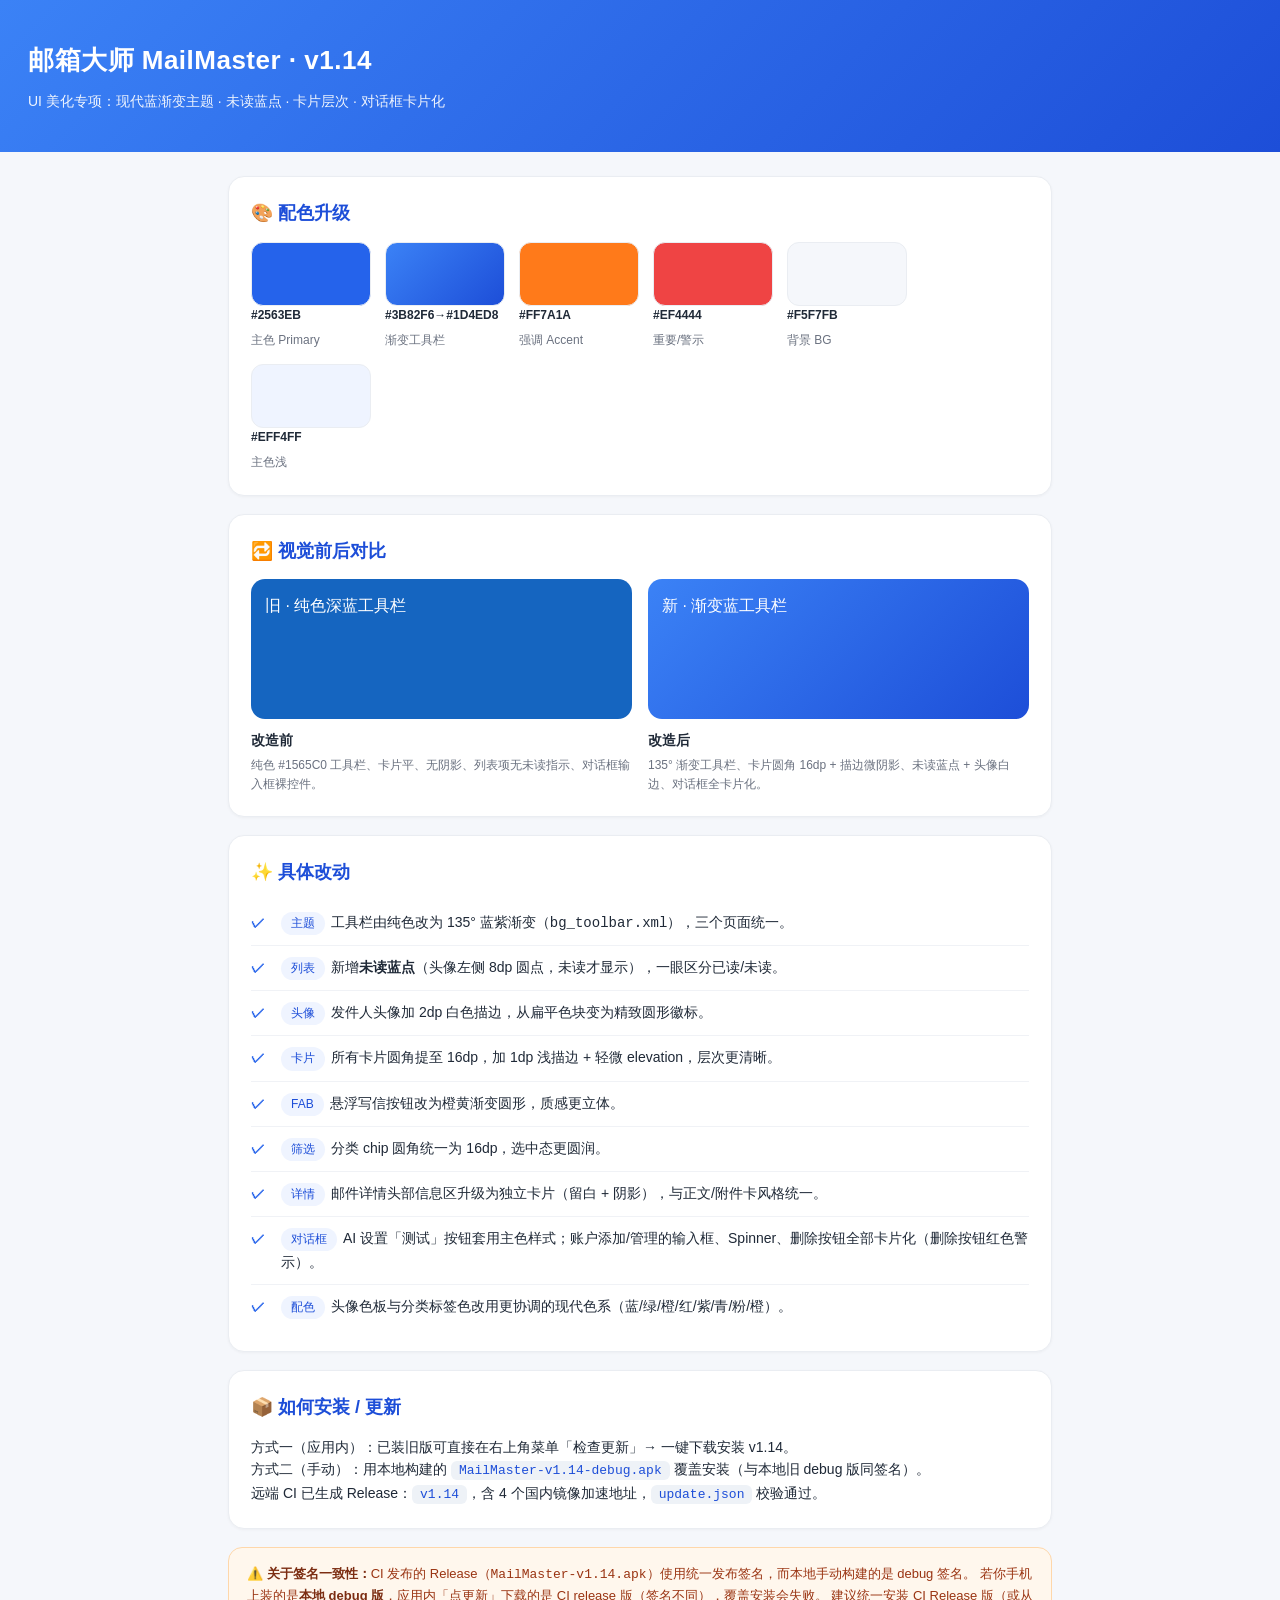
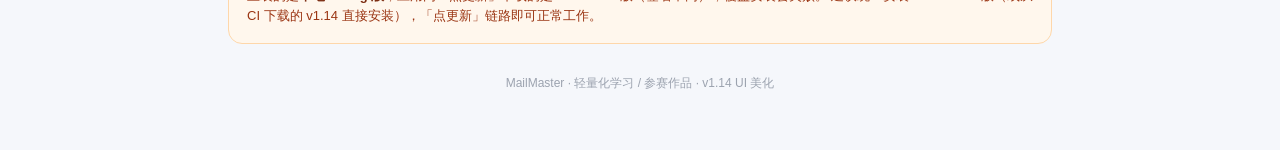
<file: UI_v1.14_美化说明.html>
<!DOCTYPE html>
<html lang="zh-CN">
<head>
<meta charset="UTF-8">
<meta name="viewport" content="width=device-width, initial-scale=1.0">
<title>邮箱大师 v1.14 · UI 美化说明</title>
<style>
  * { margin:0; padding:0; box-sizing:border-box; }
  body { font-family:-apple-system,"PingFang SC","Microsoft YaHei",sans-serif;
         background:#F5F7FB; color:#1F2937; line-height:1.6; }
  .banner { background:linear-gradient(135deg,#3B82F6,#1D4ED8); color:#fff;
            padding:40px 28px; }
  .banner h1 { font-size:26px; font-weight:800; letter-spacing:.5px; }
  .banner p { margin-top:8px; opacity:.92; font-size:14px; }
  .wrap { max-width:860px; margin:0 auto; padding:24px 18px 60px; }
  .card { background:#fff; border:1px solid #EAEDF2; border-radius:16px;
          padding:22px; margin-bottom:18px; box-shadow:0 1px 3px rgba(0,0,0,.04); }
  .card h2 { font-size:18px; margin-bottom:14px; color:#1D4ED8; }
  .swatch-row { display:flex; flex-wrap:wrap; gap:14px; }
  .sw { width:120px; }
  .sw .box { height:64px; border-radius:12px; border:1px solid #EAEDF2; }
  .sw .name { font-size:12px; margin-top:6px; color:#6B7280; }
  .sw .hex { font-size:12px; font-weight:700; }
  ul.changes { list-style:none; }
  ul.changes li { padding:10px 0 10px 30px; border-bottom:1px solid #F0F2F6;
                  position:relative; font-size:14px; }
  ul.changes li:last-child { border-bottom:none; }
  ul.changes li::before { content:"✓"; position:absolute; left:0; top:10px;
                  color:#2563EB; font-weight:800; }
  .tag { display:inline-block; background:#EFF4FF; color:#1D4ED8; font-size:12px;
         padding:2px 10px; border-radius:99px; margin-right:6px; }
  .compare { display:flex; gap:16px; flex-wrap:wrap; }
  .compare .col { flex:1; min-width:240px; }
  .compare .col .ph { height:140px; border-radius:14px; padding:14px; color:#fff; }
  .old { background:#1565C0; }
  .new { background:linear-gradient(135deg,#3B82F6,#1D4ED8); }
  .compare .col h3 { font-size:14px; margin:10px 0 4px; }
  .compare .col .desc { font-size:12px; color:#6B7280; }
  .note { background:#FFF7ED; border:1px solid #FED7AA; border-radius:14px;
          padding:16px 18px; font-size:13px; color:#9A3412; }
  .note b { color:#7C2D12; }
  .install { font-size:14px; }
  .install code { background:#EEF2F7; padding:2px 8px; border-radius:6px;
                  font-size:13px; color:#1D4ED8; }
  .foot { text-align:center; color:#9CA3AF; font-size:12px; margin-top:30px; }
</style>
</head>
<body>
  <div class="banner">
    <h1>邮箱大师 MailMaster · v1.14</h1>
    <p>UI 美化专项：现代蓝渐变主题 · 未读蓝点 · 卡片层次 · 对话框卡片化</p>
  </div>

  <div class="wrap">
    <div class="card">
      <h2>🎨 配色升级</h2>
      <div class="swatch-row">
        <div class="sw"><div class="box" style="background:#2563EB"></div><div class="hex">#2563EB</div><div class="name">主色 Primary</div></div>
        <div class="sw"><div class="box" style="background:linear-gradient(135deg,#3B82F6,#1D4ED8)"></div><div class="hex">#3B82F6→#1D4ED8</div><div class="name">渐变工具栏</div></div>
        <div class="sw"><div class="box" style="background:#FF7A1A"></div><div class="hex">#FF7A1A</div><div class="name">强调 Accent</div></div>
        <div class="sw"><div class="box" style="background:#EF4444"></div><div class="hex">#EF4444</div><div class="name">重要/警示</div></div>
        <div class="sw"><div class="box" style="background:#F5F7FB"></div><div class="hex">#F5F7FB</div><div class="name">背景 BG</div></div>
        <div class="sw"><div class="box" style="background:#EFF4FF"></div><div class="hex">#EFF4FF</div><div class="name">主色浅</div></div>
      </div>
    </div>

    <div class="card">
      <h2>🔁 视觉前后对比</h2>
      <div class="compare">
        <div class="col">
          <div class="ph old">旧 · 纯色深蓝工具栏</div>
          <h3>改造前</h3>
          <div class="desc">纯色 #1565C0 工具栏、卡片平、无阴影、列表项无未读指示、对话框输入框裸控件。</div>
        </div>
        <div class="col">
          <div class="ph new">新 · 渐变蓝工具栏</div>
          <h3>改造后</h3>
          <div class="desc">135° 渐变工具栏、卡片圆角 16dp + 描边微阴影、未读蓝点 + 头像白边、对话框全卡片化。</div>
        </div>
      </div>
    </div>

    <div class="card">
      <h2>✨ 具体改动</h2>
      <ul class="changes">
        <li><span class="tag">主题</span>工具栏由纯色改为 135° 蓝紫渐变（<code>bg_toolbar.xml</code>），三个页面统一。</li>
        <li><span class="tag">列表</span>新增<b>未读蓝点</b>（头像左侧 8dp 圆点，未读才显示），一眼区分已读/未读。</li>
        <li><span class="tag">头像</span>发件人头像加 2dp 白色描边，从扁平色块变为精致圆形徽标。</li>
        <li><span class="tag">卡片</span>所有卡片圆角提至 16dp，加 1dp 浅描边 + 轻微 elevation，层次更清晰。</li>
        <li><span class="tag">FAB</span>悬浮写信按钮改为橙黄渐变圆形，质感更立体。</li>
        <li><span class="tag">筛选</span>分类 chip 圆角统一为 16dp，选中态更圆润。</li>
        <li><span class="tag">详情</span>邮件详情头部信息区升级为独立卡片（留白 + 阴影），与正文/附件卡风格统一。</li>
        <li><span class="tag">对话框</span>AI 设置「测试」按钮套用主色样式；账户添加/管理的输入框、Spinner、删除按钮全部卡片化（删除按钮红色警示）。</li>
        <li><span class="tag">配色</span>头像色板与分类标签色改用更协调的现代色系（蓝/绿/橙/红/紫/青/粉/橙）。</li>
      </ul>
    </div>

    <div class="card">
      <h2>📦 如何安装 / 更新</h2>
      <p class="install">
        方式一（应用内）：已装旧版可直接在右上角菜单「检查更新」→ 一键下载安装 v1.14。<br>
        方式二（手动）：用本地构建的 <code>MailMaster-v1.14-debug.apk</code> 覆盖安装（与本地旧 debug 版同签名）。<br>
        远端 CI 已生成 Release：<code>v1.14</code>，含 4 个国内镜像加速地址，<code>update.json</code> 校验通过。<br>
      </p>
    </div>

    <div class="note">
      <b>⚠️ 关于签名一致性：</b>CI 发布的 Release（<code>MailMaster-v1.14.apk</code>）使用统一发布签名，而本地手动构建的是 debug 签名。
      若你手机上装的是<b>本地 debug 版</b>，应用内「点更新」下载的是 CI release 版（签名不同），覆盖安装会失败。
      建议统一安装 CI Release 版（或从 CI 下载的 v1.14 直接安装），「点更新」链路即可正常工作。
    </div>

    <div class="foot">MailMaster · 轻量化学习 / 参赛作品 · v1.14 UI 美化</div>
  </div>
</body>
</html>
</file>
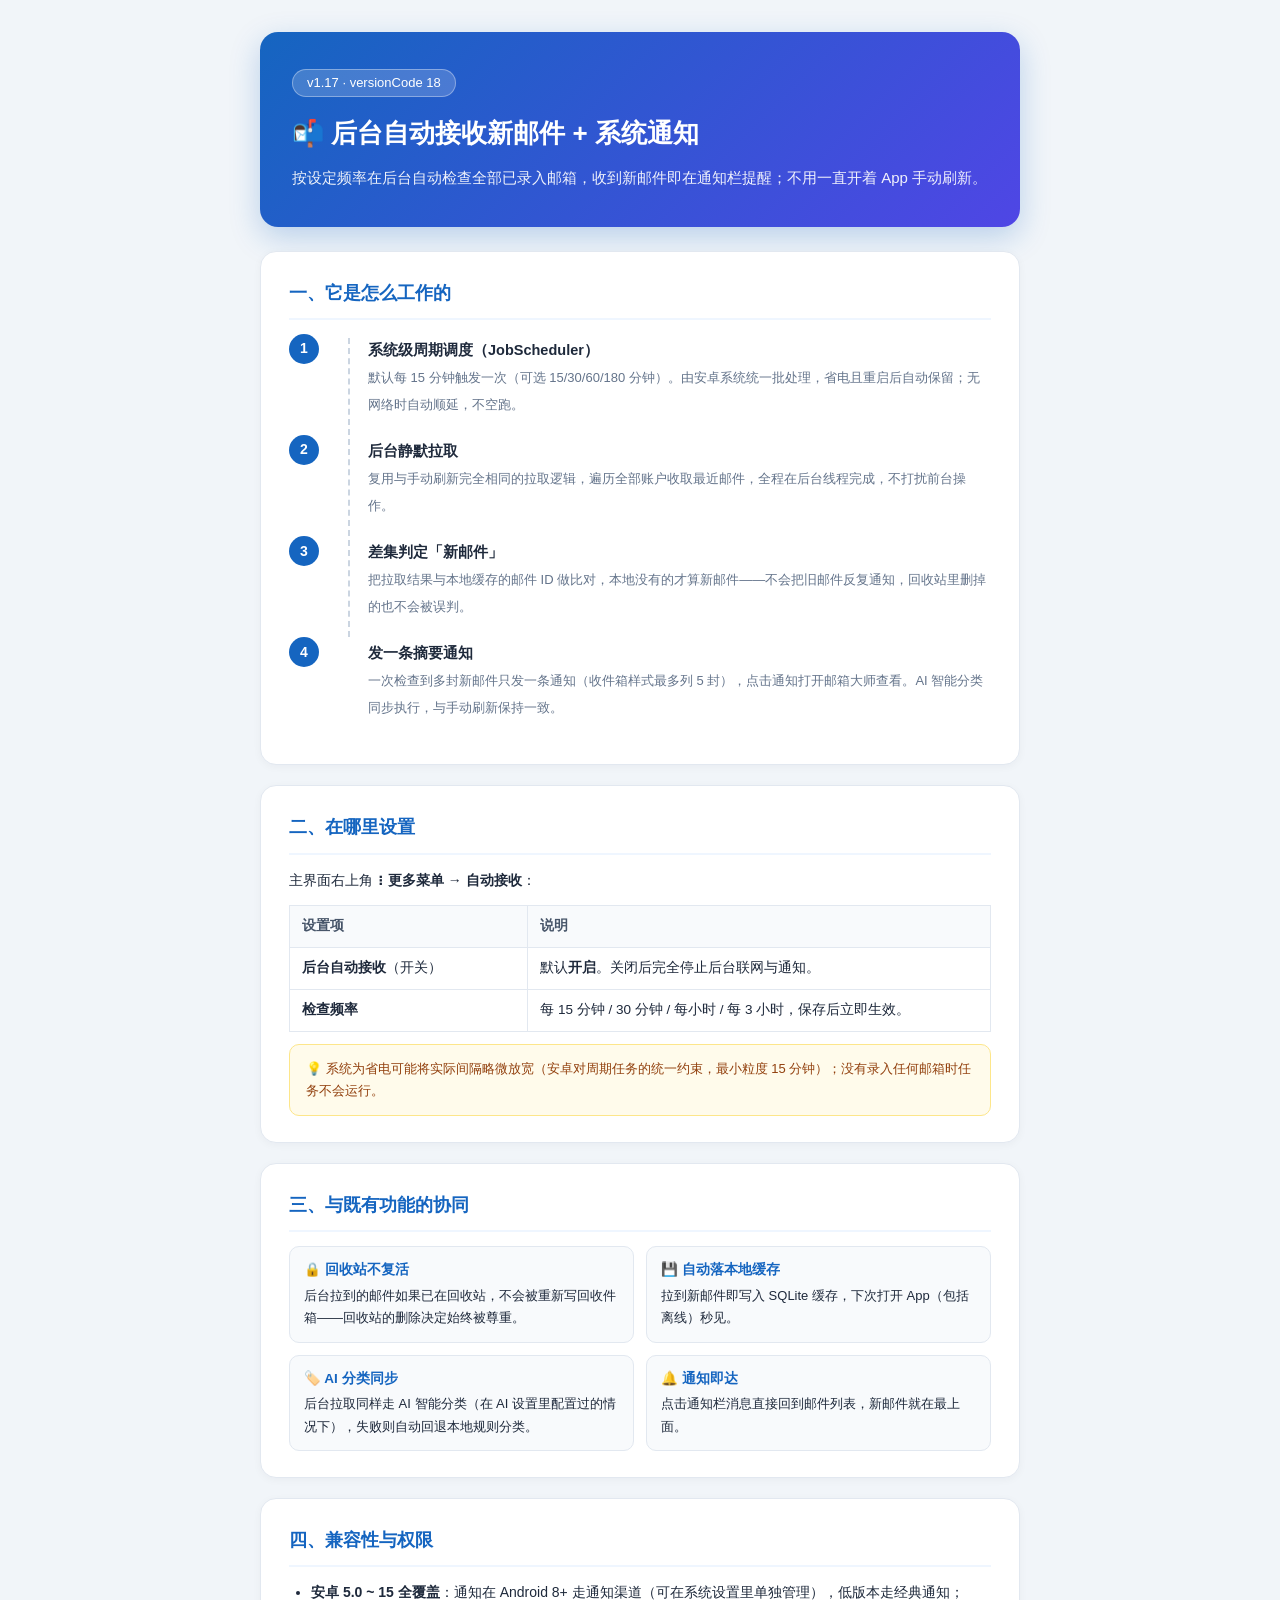
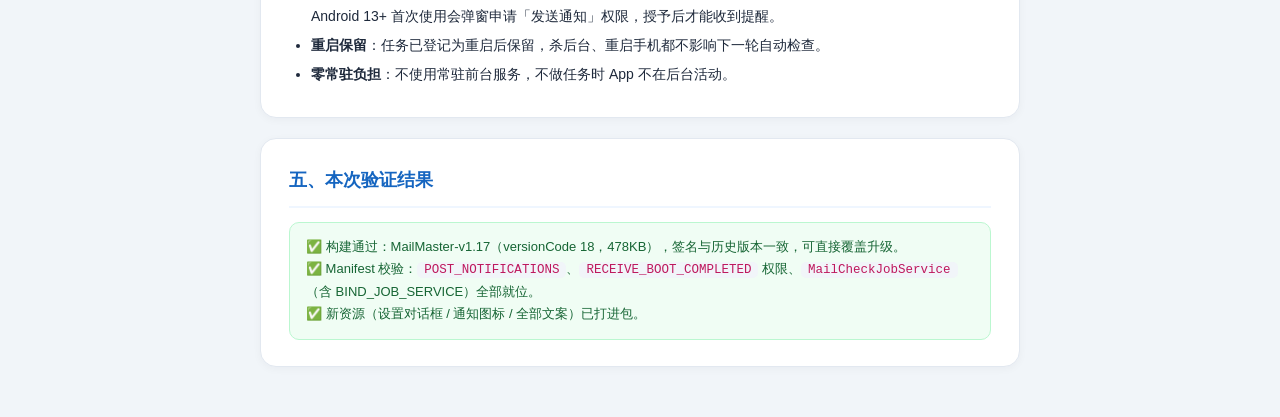
<file: UI_v1.17_自动接收说明.html>
<!DOCTYPE html>
<html lang="zh-CN">
<head>
<meta charset="UTF-8">
<meta name="viewport" content="width=device-width, initial-scale=1.0">
<title>邮箱大师 v1.17 · 自动接收与通知</title>
<style>
  * { margin: 0; padding: 0; box-sizing: border-box; }
  body { font-family: -apple-system, "PingFang SC", "Microsoft YaHei", sans-serif; background: #f1f5f9; color: #1e293b; line-height: 1.7; padding: 32px 16px; }
  .wrap { max-width: 760px; margin: 0 auto; }
  .hero { background: linear-gradient(135deg, #1565C0, #4F46E5); border-radius: 18px; padding: 36px 32px; color: #fff; margin-bottom: 24px; box-shadow: 0 10px 30px rgba(21,101,192,.25); }
  .hero .tag { display: inline-block; background: rgba(255,255,255,.18); border: 1px solid rgba(255,255,255,.35); border-radius: 999px; padding: 2px 14px; font-size: 13px; margin-bottom: 14px; }
  .hero h1 { font-size: 26px; margin-bottom: 10px; }
  .hero p { font-size: 15px; opacity: .92; }
  .card { background: #fff; border-radius: 16px; padding: 26px 28px; margin-bottom: 20px; border: 1px solid #e2e8f0; box-shadow: 0 2px 8px rgba(15,23,42,.04); }
  .card h2 { font-size: 18px; color: #1565C0; margin-bottom: 14px; padding-bottom: 10px; border-bottom: 2px solid #eff6ff; }
  .card h3 { font-size: 15px; margin: 16px 0 8px; color: #334155; }
  .flow { display: flex; flex-direction: column; gap: 0; margin: 14px 0; }
  .step { display: flex; align-items: flex-start; gap: 14px; }
  .step .num { flex: 0 0 30px; height: 30px; border-radius: 50%; background: #1565C0; color: #fff; font-weight: 700; display: flex; align-items: center; justify-content: center; font-size: 14px; }
  .step .body { flex: 1; padding-bottom: 18px; border-left: 2px dashed #cbd5e1; margin-left: 15px; padding-left: 18px; position: relative; margin-top: 4px; }
  .step:last-child .body { border-left-color: transparent; padding-bottom: 4px; }
  .step .body b { display: block; font-size: 14.5px; }
  .step .body span { font-size: 13px; color: #64748b; }
  table { width: 100%; border-collapse: collapse; margin: 12px 0; font-size: 13.5px; }
  th { background: #f8fafc; text-align: left; padding: 9px 12px; border: 1px solid #e2e8f0; color: #475569; }
  td { padding: 9px 12px; border: 1px solid #e2e8f0; vertical-align: top; }
  code { background: #f1f5f9; border-radius: 5px; padding: 1px 7px; font-size: 12.5px; color: #be185d; font-family: Consolas, monospace; }
  .note { background: #fffbeb; border: 1px solid #fde68a; border-radius: 10px; padding: 13px 16px; font-size: 13px; color: #92400e; margin-top: 12px; }
  .ok { background: #f0fdf4; border: 1px solid #bbf7d0; border-radius: 10px; padding: 13px 16px; font-size: 13px; color: #166534; margin-top: 12px; }
  ul { padding-left: 22px; font-size: 14px; }
  li { margin: 5px 0; }
  .grid2 { display: grid; grid-template-columns: 1fr 1fr; gap: 12px; margin-top: 10px; }
  .mini { background: #f8fafc; border: 1px solid #e2e8f0; border-radius: 10px; padding: 12px 14px; font-size: 13px; }
  .mini b { display: block; color: #1565C0; font-size: 13.5px; margin-bottom: 3px; }
  @media (max-width: 560px){ .grid2 { grid-template-columns: 1fr; } .hero { padding: 26px 20px; } }
</style>
</head>
<body>
<div class="wrap">

  <div class="hero">
    <span class="tag">v1.17 · versionCode 18</span>
    <h1>📬 后台自动接收新邮件 + 系统通知</h1>
    <p>按设定频率在后台自动检查全部已录入邮箱，收到新邮件即在通知栏提醒；不用一直开着 App 手动刷新。</p>
  </div>

  <div class="card">
    <h2>一、它是怎么工作的</h2>
    <div class="flow">
      <div class="step"><div class="num">1</div><div class="body"><b>系统级周期调度（JobScheduler）</b><span>默认每 15 分钟触发一次（可选 15/30/60/180 分钟）。由安卓系统统一批处理，省电且重启后自动保留；无网络时自动顺延，不空跑。</span></div></div>
      <div class="step"><div class="num">2</div><div class="body"><b>后台静默拉取</b><span>复用与手动刷新完全相同的拉取逻辑，遍历全部账户收取最近邮件，全程在后台线程完成，不打扰前台操作。</span></div></div>
      <div class="step"><div class="num">3</div><div class="body"><b>差集判定「新邮件」</b><span>把拉取结果与本地缓存的邮件 ID 做比对，本地没有的才算新邮件——不会把旧邮件反复通知，回收站里删掉的也不会被误判。</span></div></div>
      <div class="step"><div class="num">4</div><div class="body"><b>发一条摘要通知</b><span>一次检查到多封新邮件只发一条通知（收件箱样式最多列 5 封），点击通知打开邮箱大师查看。AI 智能分类同步执行，与手动刷新保持一致。</span></div></div>
    </div>
  </div>

  <div class="card">
    <h2>二、在哪里设置</h2>
    <p style="font-size:14px">主界面右上角 <b>⋮ 更多菜单 → 自动接收</b>：</p>
    <table>
      <tr><th style="width:34%">设置项</th><th>说明</th></tr>
      <tr><td><b>后台自动接收</b>（开关）</td><td>默认<b>开启</b>。关闭后完全停止后台联网与通知。</td></tr>
      <tr><td><b>检查频率</b></td><td>每 15 分钟 / 30 分钟 / 每小时 / 每 3 小时，保存后立即生效。</td></tr>
    </table>
    <div class="note">💡 系统为省电可能将实际间隔略微放宽（安卓对周期任务的统一约束，最小粒度 15 分钟）；没有录入任何邮箱时任务不会运行。</div>
  </div>

  <div class="card">
    <h2>三、与既有功能的协同</h2>
    <div class="grid2">
      <div class="mini"><b>🔒 回收站不复活</b>后台拉到的邮件如果已在回收站，不会被重新写回收件箱——回收站的删除决定始终被尊重。</div>
      <div class="mini"><b>💾 自动落本地缓存</b>拉到新邮件即写入 SQLite 缓存，下次打开 App（包括离线）秒见。</div>
      <div class="mini"><b>🏷️ AI 分类同步</b>后台拉取同样走 AI 智能分类（在 AI 设置里配置过的情况下），失败则自动回退本地规则分类。</div>
      <div class="mini"><b>🔔 通知即达</b>点击通知栏消息直接回到邮件列表，新邮件就在最上面。</div>
    </div>
  </div>

  <div class="card">
    <h2>四、兼容性与权限</h2>
    <ul>
      <li><b>安卓 5.0 ~ 15 全覆盖</b>：通知在 Android 8+ 走通知渠道（可在系统设置里单独管理），低版本走经典通知；Android 13+ 首次使用会弹窗申请「发送通知」权限，授予后才能收到提醒。</li>
      <li><b>重启保留</b>：任务已登记为重启后保留，杀后台、重启手机都不影响下一轮自动检查。</li>
      <li><b>零常驻负担</b>：不使用常驻前台服务，不做任务时 App 不在后台活动。</li>
    </ul>
  </div>

  <div class="card">
    <h2>五、本次验证结果</h2>
    <div class="ok">✅ 构建通过：MailMaster-v1.17（versionCode 18，478KB），签名与历史版本一致，可直接覆盖升级。<br>
    ✅ Manifest 校验：<code>POST_NOTIFICATIONS</code>、<code>RECEIVE_BOOT_COMPLETED</code> 权限、<code>MailCheckJobService</code>（含 BIND_JOB_SERVICE）全部就位。<br>
    ✅ 新资源（设置对话框 / 通知图标 / 全部文案）已打进包。</div>
  </div>

</div>
</body>
</html>
</file>
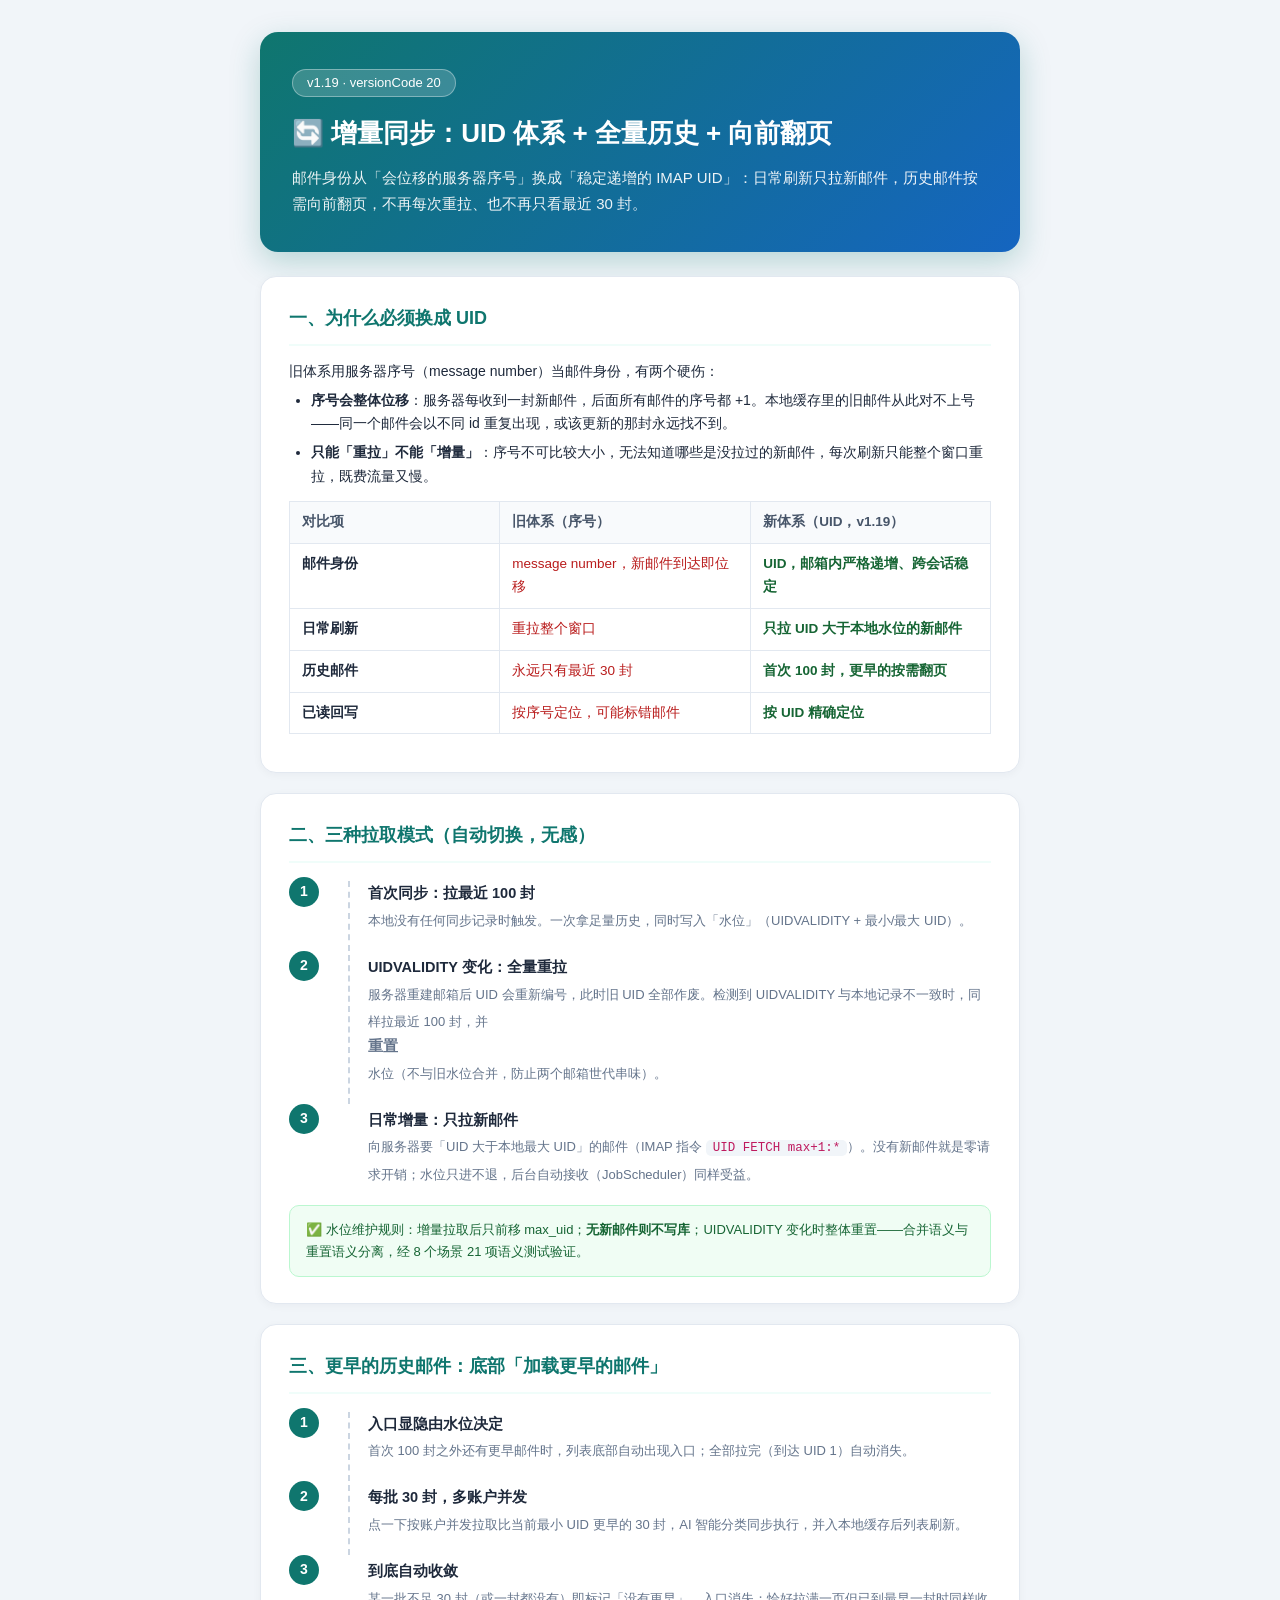
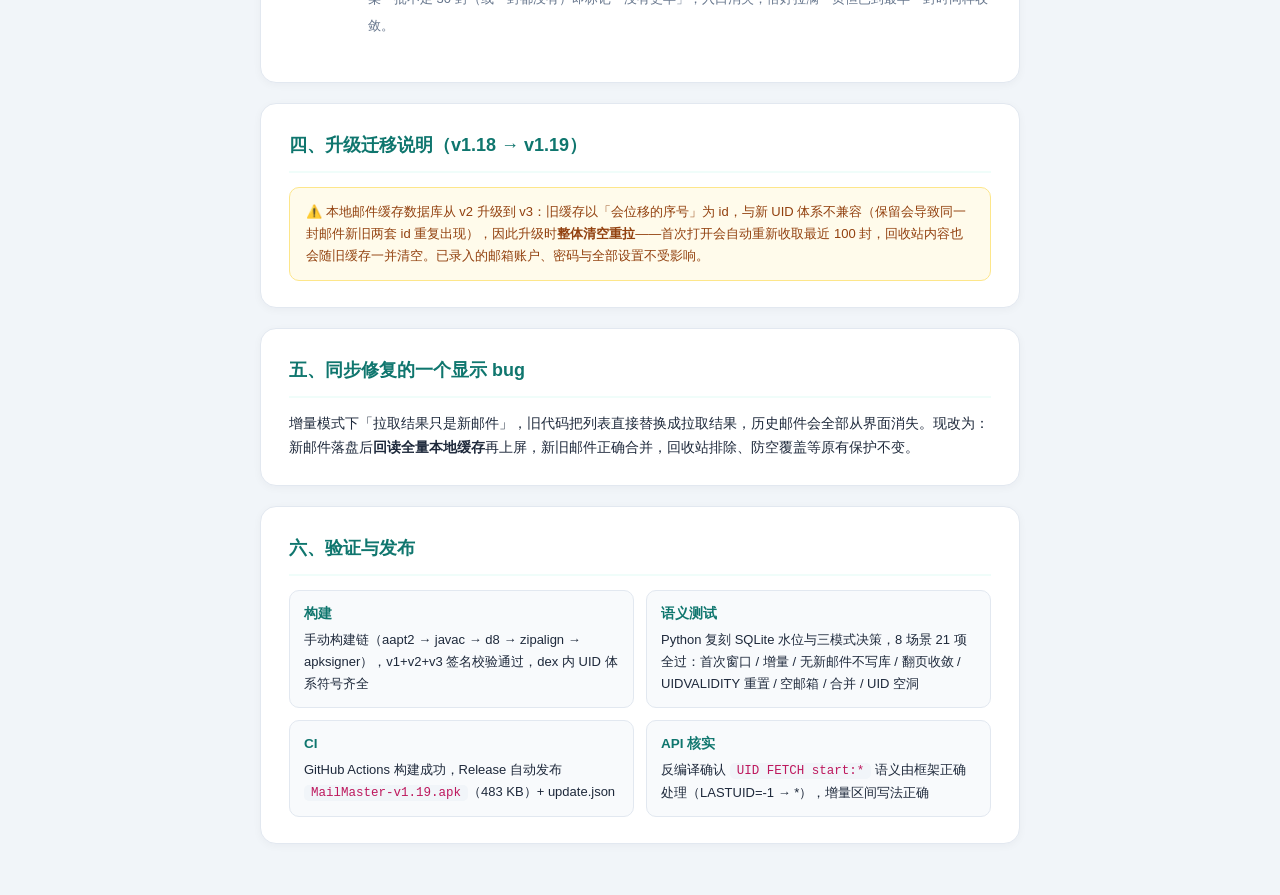
<file: UI_v1.19_增量同步说明.html>
<!DOCTYPE html>
<html lang="zh-CN">
<head>
<meta charset="UTF-8">
<meta name="viewport" content="width=device-width, initial-scale=1.0">
<title>邮箱大师 v1.19 · 增量同步（UID 体系）</title>
<style>
  * { margin: 0; padding: 0; box-sizing: border-box; }
  body { font-family: -apple-system, "PingFang SC", "Microsoft YaHei", sans-serif; background: #f1f5f9; color: #1e293b; line-height: 1.7; padding: 32px 16px; }
  .wrap { max-width: 760px; margin: 0 auto; }
  .hero { background: linear-gradient(135deg, #0F766E, #1565C0); border-radius: 18px; padding: 36px 32px; color: #fff; margin-bottom: 24px; box-shadow: 0 10px 30px rgba(15,118,110,.25); }
  .hero .tag { display: inline-block; background: rgba(255,255,255,.18); border: 1px solid rgba(255,255,255,.35); border-radius: 999px; padding: 2px 14px; font-size: 13px; margin-bottom: 14px; }
  .hero h1 { font-size: 26px; margin-bottom: 10px; }
  .hero p { font-size: 15px; opacity: .92; }
  .card { background: #fff; border-radius: 16px; padding: 26px 28px; margin-bottom: 20px; border: 1px solid #e2e8f0; box-shadow: 0 2px 8px rgba(15,23,42,.04); }
  .card h2 { font-size: 18px; color: #0F766E; margin-bottom: 14px; padding-bottom: 10px; border-bottom: 2px solid #f0fdfa; }
  .card h3 { font-size: 15px; margin: 16px 0 8px; color: #334155; }
  .flow { display: flex; flex-direction: column; gap: 0; margin: 14px 0; }
  .step { display: flex; align-items: flex-start; gap: 14px; }
  .step .num { flex: 0 0 30px; height: 30px; border-radius: 50%; background: #0F766E; color: #fff; font-weight: 700; display: flex; align-items: center; justify-content: center; font-size: 14px; }
  .step .body { flex: 1; padding-bottom: 18px; border-left: 2px dashed #cbd5e1; margin-left: 15px; padding-left: 18px; position: relative; margin-top: 4px; }
  .step:last-child .body { border-left-color: transparent; padding-bottom: 4px; }
  .step .body b { display: block; font-size: 14.5px; }
  .step .body span { font-size: 13px; color: #64748b; }
  table { width: 100%; border-collapse: collapse; margin: 12px 0; font-size: 13.5px; }
  th { background: #f8fafc; text-align: left; padding: 9px 12px; border: 1px solid #e2e8f0; color: #475569; }
  td { padding: 9px 12px; border: 1px solid #e2e8f0; vertical-align: top; }
  code { background: #f1f5f9; border-radius: 5px; padding: 1px 7px; font-size: 12.5px; color: #be185d; font-family: Consolas, monospace; }
  .note { background: #fffbeb; border: 1px solid #fde68a; border-radius: 10px; padding: 13px 16px; font-size: 13px; color: #92400e; margin-top: 12px; }
  .ok { background: #f0fdf4; border: 1px solid #bbf7d0; border-radius: 10px; padding: 13px 16px; font-size: 13px; color: #166534; margin-top: 12px; }
  ul { padding-left: 22px; font-size: 14px; }
  li { margin: 5px 0; }
  .grid2 { display: grid; grid-template-columns: 1fr 1fr; gap: 12px; margin-top: 10px; }
  .mini { background: #f8fafc; border: 1px solid #e2e8f0; border-radius: 10px; padding: 12px 14px; font-size: 13px; }
  .mini b { display: block; color: #0F766E; font-size: 13.5px; margin-bottom: 3px; }
  .cmp td:first-child { font-weight: 600; white-space: nowrap; }
  .old { color: #b91c1c; } .new { color: #166534; font-weight: 600; }
  @media (max-width: 560px){ .grid2 { grid-template-columns: 1fr; } .hero { padding: 26px 20px; } }
</style>
</head>
<body>
<div class="wrap">

  <div class="hero">
    <span class="tag">v1.19 · versionCode 20</span>
    <h1>🔄 增量同步：UID 体系 + 全量历史 + 向前翻页</h1>
    <p>邮件身份从「会位移的服务器序号」换成「稳定递增的 IMAP UID」：日常刷新只拉新邮件，历史邮件按需向前翻页，不再每次重拉、也不再只看最近 30 封。</p>
  </div>

  <div class="card">
    <h2>一、为什么必须换成 UID</h2>
    <p style="font-size:14px">旧体系用服务器序号（message number）当邮件身份，有两个硬伤：</p>
    <ul>
      <li><b>序号会整体位移</b>：服务器每收到一封新邮件，后面所有邮件的序号都 +1。本地缓存里的旧邮件从此对不上号——同一个邮件会以不同 id 重复出现，或该更新的那封永远找不到。</li>
      <li><b>只能「重拉」不能「增量」</b>：序号不可比较大小，无法知道哪些是没拉过的新邮件，每次刷新只能整个窗口重拉，既费流量又慢。</li>
    </ul>
    <table class="cmp">
      <tr><th style="width:30%">对比项</th><th>旧体系（序号）</th><th>新体系（UID，v1.19）</th></tr>
      <tr><td>邮件身份</td><td class="old">message number，新邮件到达即位移</td><td class="new">UID，邮箱内严格递增、跨会话稳定</td></tr>
      <tr><td>日常刷新</td><td class="old">重拉整个窗口</td><td class="new">只拉 UID 大于本地水位的新邮件</td></tr>
      <tr><td>历史邮件</td><td class="old">永远只有最近 30 封</td><td class="new">首次 100 封，更早的按需翻页</td></tr>
      <tr><td>已读回写</td><td class="old">按序号定位，可能标错邮件</td><td class="new">按 UID 精确定位</td></tr>
    </table>
  </div>

  <div class="card">
    <h2>二、三种拉取模式（自动切换，无感）</h2>
    <div class="flow">
      <div class="step"><div class="num">1</div><div class="body"><b>首次同步：拉最近 100 封</b><span>本地没有任何同步记录时触发。一次拿足量历史，同时写入「水位」（UIDVALIDITY + 最小/最大 UID）。</span></div></div>
      <div class="step"><div class="num">2</div><div class="body"><b>UIDVALIDITY 变化：全量重拉</b><span>服务器重建邮箱后 UID 会重新编号，此时旧 UID 全部作废。检测到 UIDVALIDITY 与本地记录不一致时，同样拉最近 100 封，并<b>重置</b>水位（不与旧水位合并，防止两个邮箱世代串味）。</span></div></div>
      <div class="step"><div class="num">3</div><div class="body"><b>日常增量：只拉新邮件</b><span>向服务器要「UID 大于本地最大 UID」的邮件（IMAP 指令 <code>UID FETCH max+1:*</code>）。没有新邮件就是零请求开销；水位只进不退，后台自动接收（JobScheduler）同样受益。</span></div></div>
    </div>
    <div class="ok">✅ 水位维护规则：增量拉取后只前移 max_uid；<b>无新邮件则不写库</b>；UIDVALIDITY 变化时整体重置——合并语义与重置语义分离，经 8 个场景 21 项语义测试验证。</div>
  </div>

  <div class="card">
    <h2>三、更早的历史邮件：底部「加载更早的邮件」</h2>
    <div class="flow">
      <div class="step"><div class="num">1</div><div class="body"><b>入口显隐由水位决定</b><span>首次 100 封之外还有更早邮件时，列表底部自动出现入口；全部拉完（到达 UID 1）自动消失。</span></div></div>
      <div class="step"><div class="num">2</div><div class="body"><b>每批 30 封，多账户并发</b><span>点一下按账户并发拉取比当前最小 UID 更早的 30 封，AI 智能分类同步执行，并入本地缓存后列表刷新。</span></div></div>
      <div class="step"><div class="num">3</div><div class="body"><b>到底自动收敛</b><span>某一批不足 30 封（或一封都没有）即标记「没有更早」，入口消失；恰好拉满一页但已到最早一封时同样收敛。</span></div></div>
    </div>
  </div>

  <div class="card">
    <h2>四、升级迁移说明（v1.18 → v1.19）</h2>
    <div class="note">⚠️ 本地邮件缓存数据库从 v2 升级到 v3：旧缓存以「会位移的序号」为 id，与新 UID 体系不兼容（保留会导致同一封邮件新旧两套 id 重复出现），因此升级时<b>整体清空重拉</b>——首次打开会自动重新收取最近 100 封，回收站内容也会随旧缓存一并清空。已录入的邮箱账户、密码与全部设置不受影响。</div>
  </div>

  <div class="card">
    <h2>五、同步修复的一个显示 bug</h2>
    <p style="font-size:14px">增量模式下「拉取结果只是新邮件」，旧代码把列表直接替换成拉取结果，历史邮件会全部从界面消失。现改为：新邮件落盘后<b>回读全量本地缓存</b>再上屏，新旧邮件正确合并，回收站排除、防空覆盖等原有保护不变。</p>
  </div>

  <div class="card">
    <h2>六、验证与发布</h2>
    <div class="grid2">
      <div class="mini"><b>构建</b>手动构建链（aapt2 → javac → d8 → zipalign → apksigner），v1+v2+v3 签名校验通过，dex 内 UID 体系符号齐全</div>
      <div class="mini"><b>语义测试</b>Python 复刻 SQLite 水位与三模式决策，8 场景 21 项全过：首次窗口 / 增量 / 无新邮件不写库 / 翻页收敛 / UIDVALIDITY 重置 / 空邮箱 / 合并 / UID 空洞</div>
      <div class="mini"><b>CI</b>GitHub Actions 构建成功，Release 自动发布 <code>MailMaster-v1.19.apk</code>（483 KB）+ update.json</div>
      <div class="mini"><b>API 核实</b>反编译确认 <code>UID FETCH start:*</code> 语义由框架正确处理（LASTUID=-1 → *），增量区间写法正确</div>
    </div>
  </div>

</div>
</body>
</html>
</file>
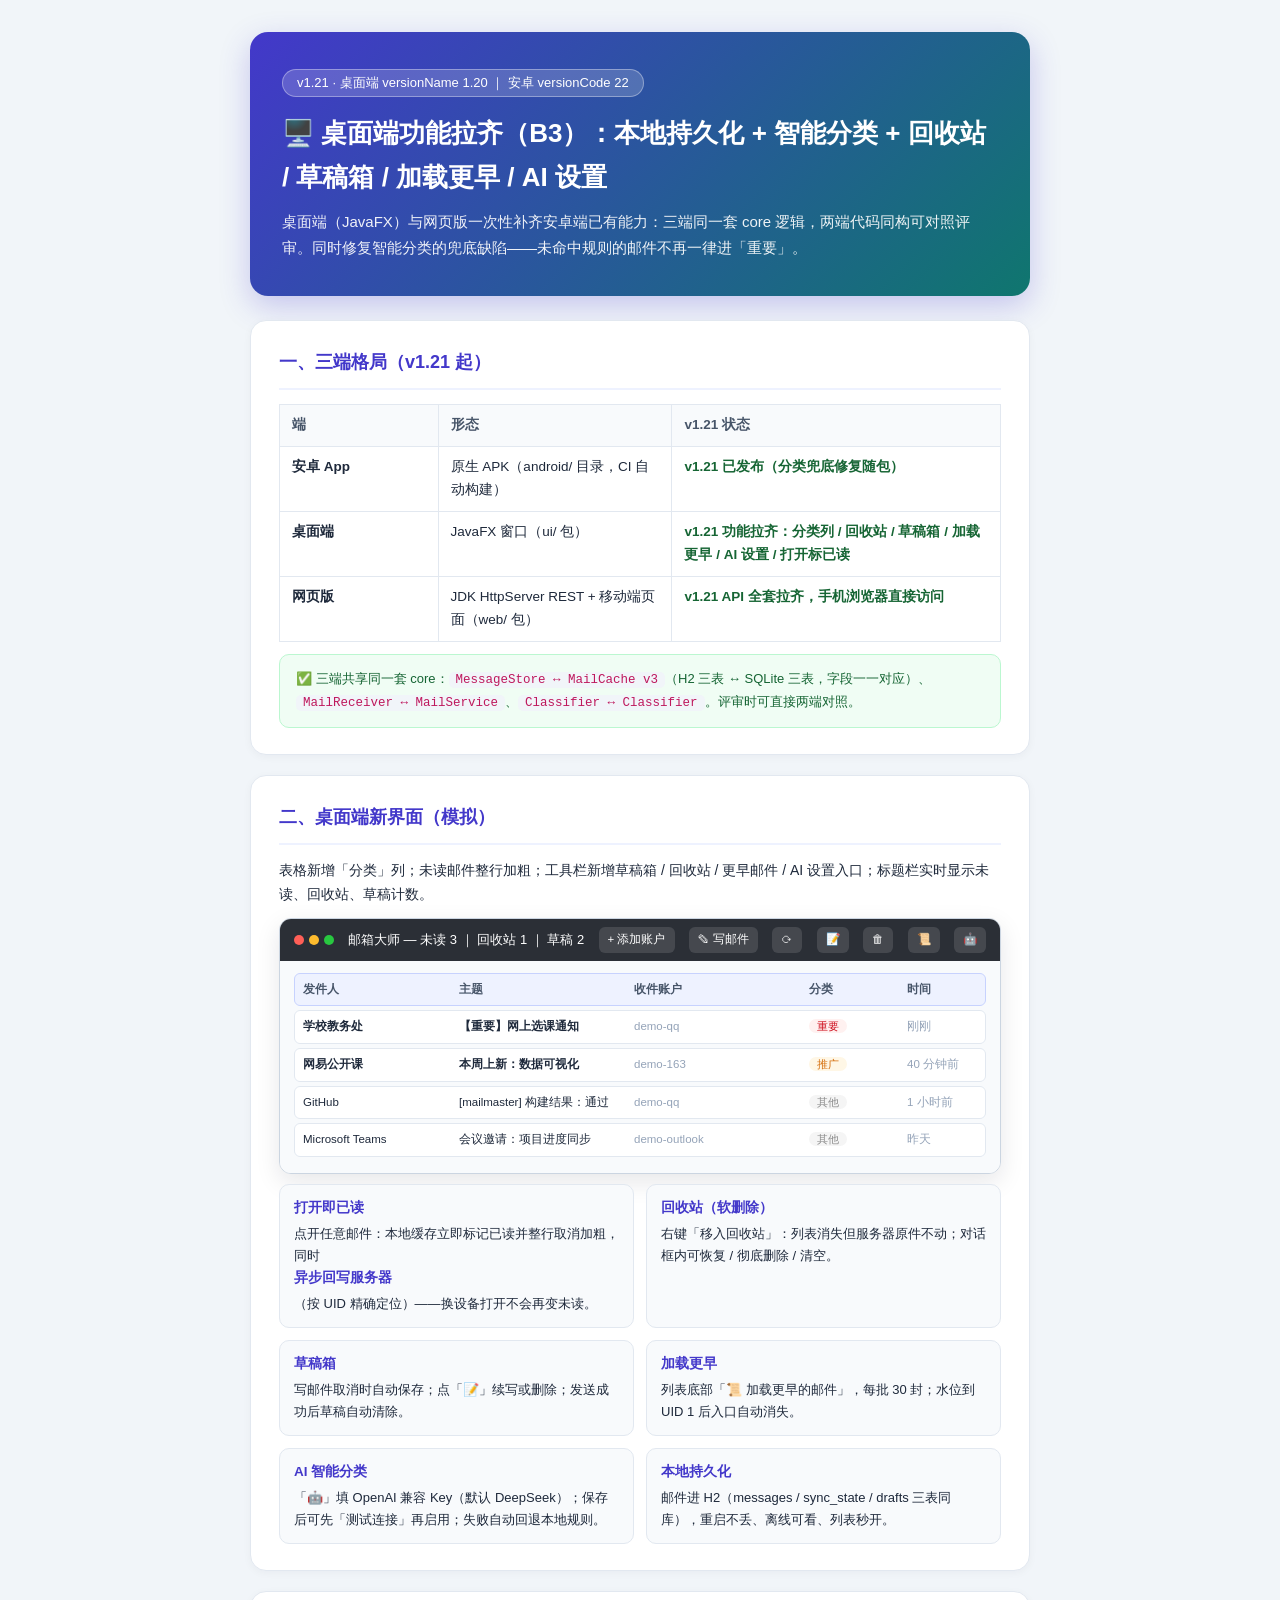
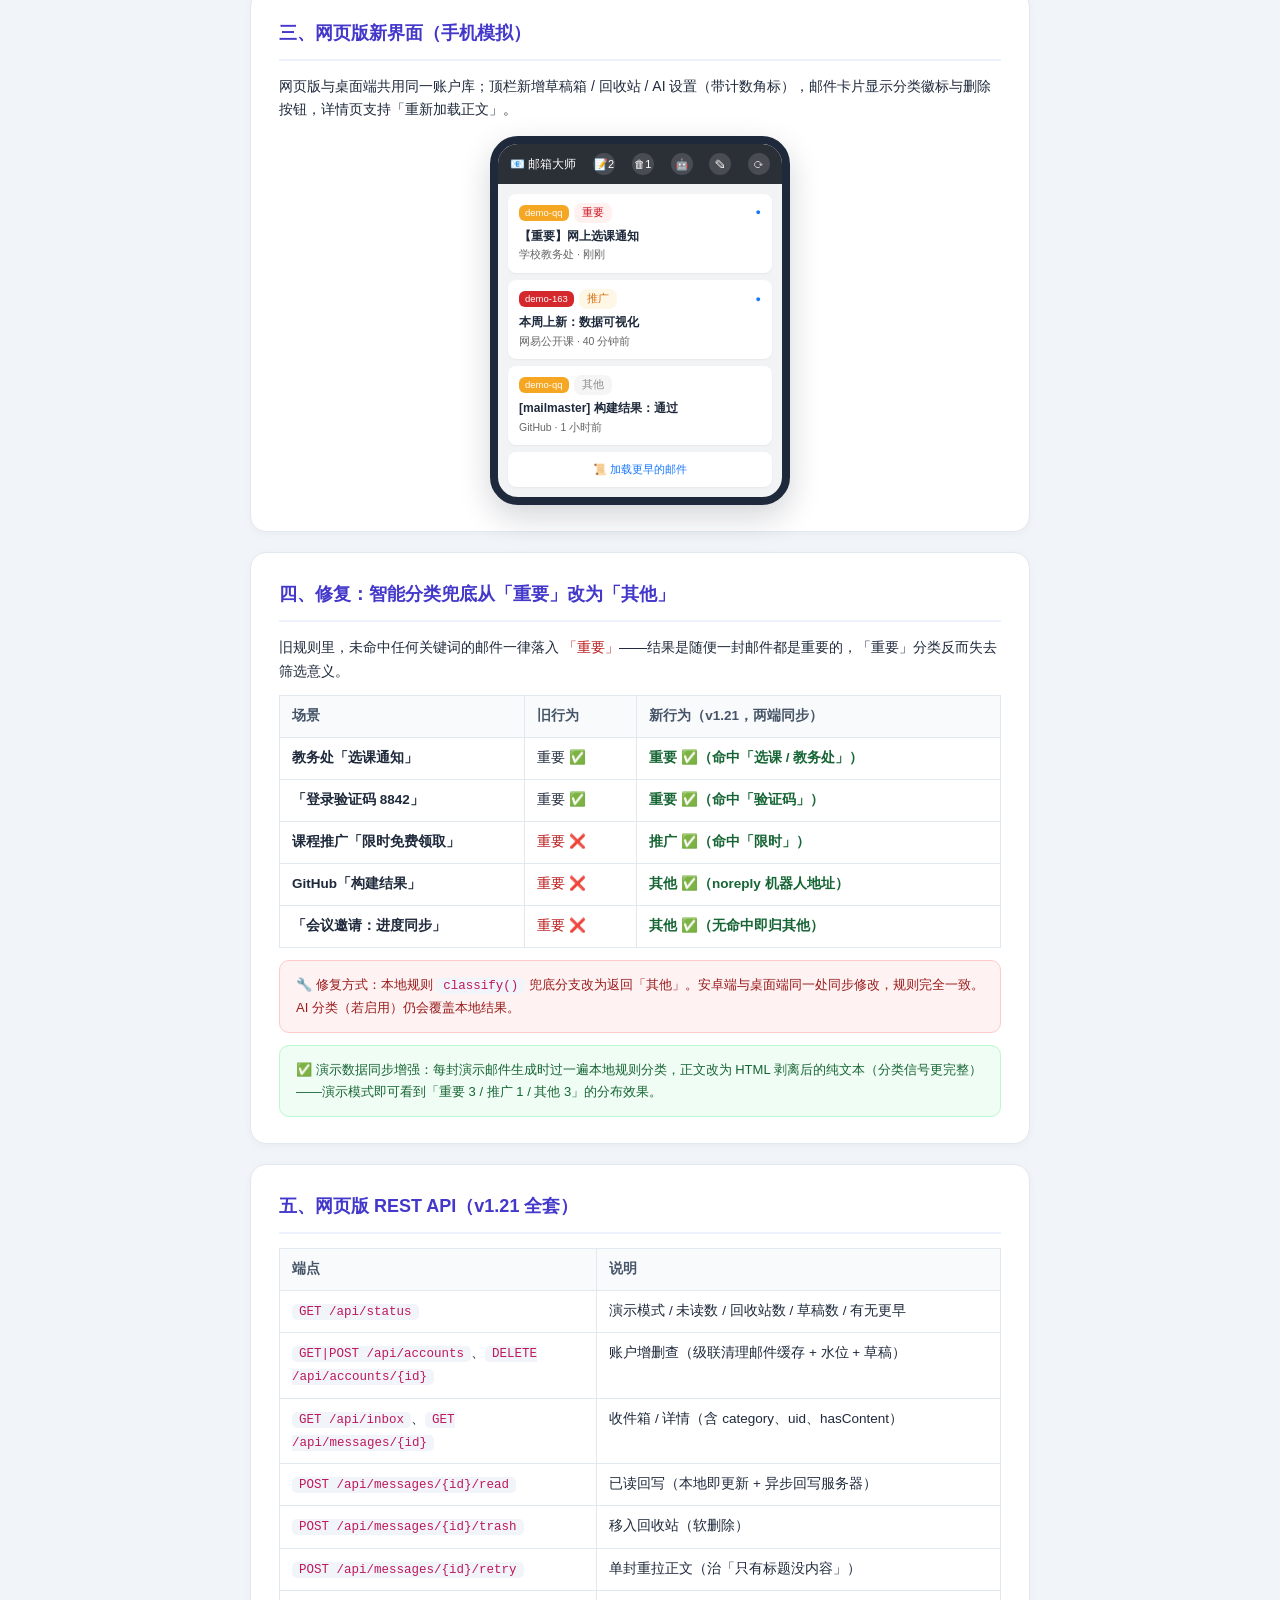
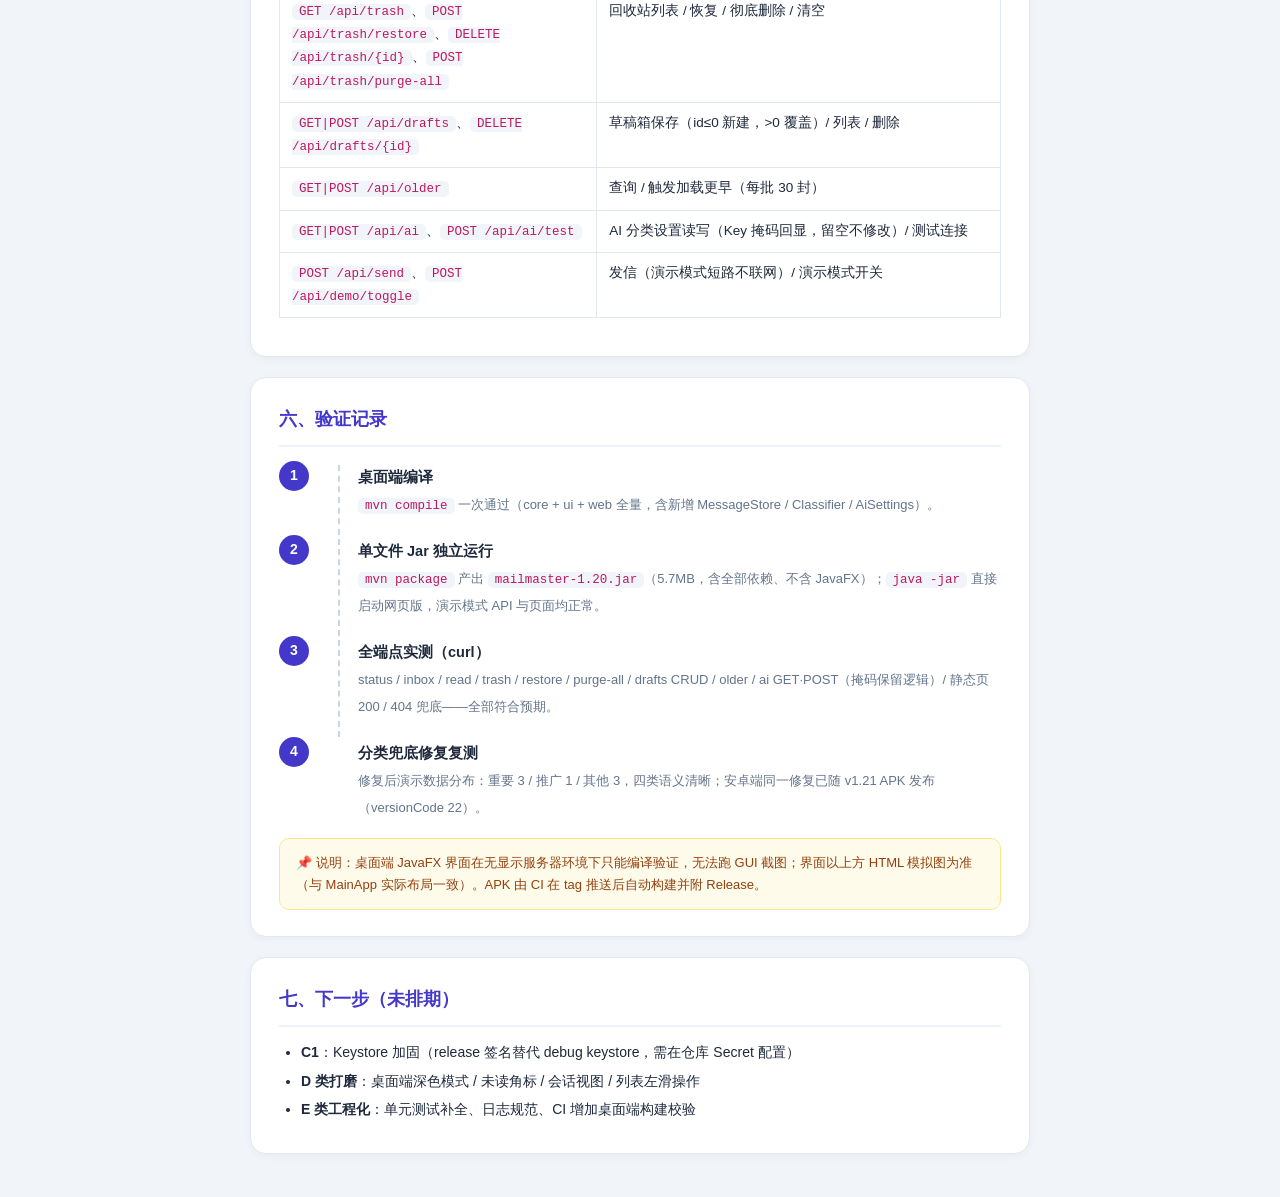
<file: UI_v1.21_桌面端拉齐说明.html>
<!DOCTYPE html>
<html lang="zh-CN">
<head>
<meta charset="UTF-8">
<meta name="viewport" content="width=device-width, initial-scale=1.0">
<title>邮箱大师 v1.21 · 桌面端功能拉齐（B3）</title>
<style>
  * { margin: 0; padding: 0; box-sizing: border-box; }
  body { font-family: -apple-system, "PingFang SC", "Microsoft YaHei", sans-serif; background: #f1f5f9; color: #1e293b; line-height: 1.7; padding: 32px 16px; }
  .wrap { max-width: 780px; margin: 0 auto; }
  .hero { background: linear-gradient(135deg, #4338CA, #0F766E); border-radius: 18px; padding: 36px 32px; color: #fff; margin-bottom: 24px; box-shadow: 0 10px 30px rgba(67,56,202,.25); }
  .hero .tag { display: inline-block; background: rgba(255,255,255,.18); border: 1px solid rgba(255,255,255,.35); border-radius: 999px; padding: 2px 14px; font-size: 13px; margin-bottom: 14px; }
  .hero h1 { font-size: 26px; margin-bottom: 10px; }
  .hero p { font-size: 15px; opacity: .92; }
  .card { background: #fff; border-radius: 16px; padding: 26px 28px; margin-bottom: 20px; border: 1px solid #e2e8f0; box-shadow: 0 2px 8px rgba(15,23,42,.04); }
  .card h2 { font-size: 18px; color: #4338ca; margin-bottom: 14px; padding-bottom: 10px; border-bottom: 2px solid #eef2ff; }
  .card h3 { font-size: 15px; margin: 16px 0 8px; color: #334155; }
  table { width: 100%; border-collapse: collapse; margin: 12px 0; font-size: 13.5px; }
  th { background: #f8fafc; text-align: left; padding: 9px 12px; border: 1px solid #e2e8f0; color: #475569; }
  td { padding: 9px 12px; border: 1px solid #e2e8f0; vertical-align: top; }
  code { background: #f1f5f9; border-radius: 5px; padding: 1px 7px; font-size: 12.5px; color: #be185d; font-family: Consolas, monospace; }
  .note { background: #fffbeb; border: 1px solid #fde68a; border-radius: 10px; padding: 13px 16px; font-size: 13px; color: #92400e; margin-top: 12px; }
  .ok { background: #f0fdf4; border: 1px solid #bbf7d0; border-radius: 10px; padding: 13px 16px; font-size: 13px; color: #166534; margin-top: 12px; }
  .fix { background: #fef2f2; border: 1px solid #fecaca; border-radius: 10px; padding: 13px 16px; font-size: 13px; color: #991b1b; margin-top: 12px; }
  ul { padding-left: 22px; font-size: 14px; }
  li { margin: 5px 0; }
  .flow { display: flex; flex-direction: column; margin: 14px 0; }
  .step { display: flex; align-items: flex-start; gap: 14px; }
  .step .num { flex: 0 0 30px; height: 30px; border-radius: 50%; background: #4338ca; color: #fff; font-weight: 700; display: flex; align-items: center; justify-content: center; font-size: 14px; }
  .step .body { flex: 1; padding-bottom: 18px; border-left: 2px dashed #cbd5e1; margin-left: 15px; padding-left: 18px; margin-top: 4px; }
  .step:last-child .body { border-left-color: transparent; padding-bottom: 4px; }
  .step .body b { display: block; font-size: 14.5px; }
  .step .body span { font-size: 13px; color: #64748b; }
  .grid2 { display: grid; grid-template-columns: 1fr 1fr; gap: 12px; margin-top: 10px; }
  .mini { background: #f8fafc; border: 1px solid #e2e8f0; border-radius: 10px; padding: 12px 14px; font-size: 13px; }
  .mini b { display: block; color: #4338ca; font-size: 13.5px; margin-bottom: 3px; }
  /* ---- 桌面端窗口模拟 ---- */
  .mockwin { background: #fff; border: 1px solid #cbd5e1; border-radius: 12px; overflow: hidden; box-shadow: 0 8px 24px rgba(15,23,42,.10); margin-top: 12px; }
  .mockbar { background: #2b2f36; color: #fff; padding: 8px 14px; display: flex; align-items: center; gap: 8px; font-size: 13px; }
  .mockbar .dots { display: flex; gap: 5px; margin-right: 6px; }
  .mockbar .dots i { width: 10px; height: 10px; border-radius: 50%; }
  .mockbar .tbtn { background: rgba(255,255,255,.12); border-radius: 6px; padding: 3px 9px; font-size: 11.5px; margin-left: auto; }
  .mockbody { padding: 12px 14px; background: #f8fafc; }
  .mockrow { display: grid; grid-template-columns: 150px 1fr 1fr 92px 70px; gap: 6px; font-size: 11.5px; padding: 6px 8px; background: #fff; border: 1px solid #e2e8f0; border-radius: 6px; margin-bottom: 4px; align-items: center; }
  .mockrow.head { background: #eef2ff; font-weight: 600; color: #475569; border-color: #c7d2fe; }
  .mockrow.unread { font-weight: 700; }
  .mockrow .dim { color: #94a3b8; font-weight: 400; }
  .catpill { font-size: 10.5px; padding: 1px 8px; border-radius: 8px; font-weight: 500; white-space: nowrap; }
  .cat-imp { background: #fff1f0; color: #cf1322; }
  .cat-promo { background: #fff7e6; color: #d46b08; }
  .cat-oth { background: #f5f5f5; color: #8c8c8c; }
  /* ---- 手机框模拟 ---- */
  .phone { width: 300px; margin: 14px auto 0; border: 8px solid #1e293b; border-radius: 28px; overflow: hidden; background: #f2f3f5; box-shadow: 0 12px 32px rgba(15,23,42,.18); }
  .phone .pbar { background: #2b2f36; color: #fff; padding: 9px 12px; display: flex; align-items: center; font-size: 12px; gap: 6px; }
  .phone .pbar .pbtn { margin-left: auto; background: rgba(255,255,255,.14); border-radius: 50%; width: 22px; height: 22px; display: inline-flex; align-items: center; justify-content: center; font-size: 11px; }
  .phone .pbody { padding: 10px; min-height: 300px; }
  .pcard { background: #fff; border-radius: 8px; padding: 9px 11px; margin-bottom: 7px; box-shadow: 0 1px 2px rgba(0,0,0,.05); font-size: 11.5px; }
  .pcard .top { display: flex; gap: 5px; align-items: center; margin-bottom: 3px; }
  .ptag { font-size: 9.5px; color: #fff; padding: 0 6px; border-radius: 6px; }
  .pcard .subj { font-weight: 600; font-size: 12px; }
  .pcard .from { color: #666; font-size: 10.5px; }
  .pmore { text-align: center; background: #fff; border-radius: 8px; padding: 8px; font-size: 11px; color: #1677ff; box-shadow: 0 1px 2px rgba(0,0,0,.05); }
  .cmp td:first-child { font-weight: 600; white-space: nowrap; }
  .old { color: #b91c1c; } .new { color: #166534; font-weight: 600; }
  @media (max-width: 560px){ .grid2 { grid-template-columns: 1fr; } .hero { padding: 26px 20px; } .mockrow { grid-template-columns: 110px 1fr 70px; } .mockrow .hide-m { display: none; } }
</style>
</head>
<body>
<div class="wrap">

  <div class="hero">
    <span class="tag">v1.21 · 桌面端 versionName 1.20 ｜ 安卓 versionCode 22</span>
    <h1>🖥️ 桌面端功能拉齐（B3）：本地持久化 + 智能分类 + 回收站 / 草稿箱 / 加载更早 / AI 设置</h1>
    <p>桌面端（JavaFX）与网页版一次性补齐安卓端已有能力：三端同一套 core 逻辑，两端代码同构可对照评审。同时修复智能分类的兜底缺陷——未命中规则的邮件不再一律进「重要」。</p>
  </div>

  <div class="card">
    <h2>一、三端格局（v1.21 起）</h2>
    <table class="cmp">
      <tr><th style="width:22%">端</th><th>形态</th><th>v1.21 状态</th></tr>
      <tr><td>安卓 App</td><td>原生 APK（android/ 目录，CI 自动构建）</td><td class="new">v1.21 已发布（分类兜底修复随包）</td></tr>
      <tr><td>桌面端</td><td>JavaFX 窗口（ui/ 包）</td><td class="new">v1.21 功能拉齐：分类列 / 回收站 / 草稿箱 / 加载更早 / AI 设置 / 打开标已读</td></tr>
      <tr><td>网页版</td><td>JDK HttpServer REST + 移动端页面（web/ 包）</td><td class="new">v1.21 API 全套拉齐，手机浏览器直接访问</td></tr>
    </table>
    <div class="ok">✅ 三端共享同一套 core：<code>MessageStore ↔ MailCache v3</code>（H2 三表 ↔ SQLite 三表，字段一一对应）、<code>MailReceiver ↔ MailService</code>、<code>Classifier ↔ Classifier</code>。评审时可直接两端对照。</div>
  </div>

  <div class="card">
    <h2>二、桌面端新界面（模拟）</h2>
    <p style="font-size:14px">表格新增「分类」列；未读邮件整行加粗；工具栏新增草稿箱 / 回收站 / 更早邮件 / AI 设置入口；标题栏实时显示未读、回收站、草稿计数。</p>
    <div class="mockwin">
      <div class="mockbar">
        <span class="dots"><i style="background:#ff5f57"></i><i style="background:#febc2e"></i><i style="background:#28c840"></i></span>
        邮箱大师 — 未读 3 ｜ 回收站 1 ｜ 草稿 2
        <span class="tbtn">+ 添加账户</span><span class="tbtn">✎ 写邮件</span><span class="tbtn">⟳</span><span class="tbtn">📝</span><span class="tbtn">🗑</span><span class="tbtn">📜</span><span class="tbtn">🤖</span>
      </div>
      <div class="mockbody">
        <div class="mockrow head"><span>发件人</span><span>主题</span><span class="hide-m">收件账户</span><span>分类</span><span>时间</span></div>
        <div class="mockrow unread"><span>学校教务处</span><span>【重要】网上选课通知</span><span class="hide-m dim">demo-qq</span><span><span class="catpill cat-imp">重要</span></span><span class="dim">刚刚</span></div>
        <div class="mockrow unread"><span>网易公开课</span><span>本周上新：数据可视化</span><span class="hide-m dim">demo-163</span><span><span class="catpill cat-promo">推广</span></span><span class="dim">40 分钟前</span></div>
        <div class="mockrow"><span>GitHub</span><span>[mailmaster] 构建结果：通过</span><span class="hide-m dim">demo-qq</span><span><span class="catpill cat-oth">其他</span></span><span class="dim">1 小时前</span></div>
        <div class="mockrow"><span>Microsoft Teams</span><span>会议邀请：项目进度同步</span><span class="hide-m dim">demo-outlook</span><span><span class="catpill cat-oth">其他</span></span><span class="dim">昨天</span></div>
      </div>
    </div>
    <div class="grid2">
      <div class="mini"><b>打开即已读</b>点开任意邮件：本地缓存立即标记已读并整行取消加粗，同时<b>异步回写服务器</b>（按 UID 精确定位）——换设备打开不会再变未读。</div>
      <div class="mini"><b>回收站（软删除）</b>右键「移入回收站」：列表消失但服务器原件不动；对话框内可恢复 / 彻底删除 / 清空。</div>
      <div class="mini"><b>草稿箱</b>写邮件取消时自动保存；点「📝」续写或删除；发送成功后草稿自动清除。</div>
      <div class="mini"><b>加载更早</b>列表底部「📜 加载更早的邮件」，每批 30 封；水位到 UID 1 后入口自动消失。</div>
      <div class="mini"><b>AI 智能分类</b>「🤖」填 OpenAI 兼容 Key（默认 DeepSeek）；保存后可先「测试连接」再启用；失败自动回退本地规则。</div>
      <div class="mini"><b>本地持久化</b>邮件进 H2（messages / sync_state / drafts 三表同库），重启不丢、离线可看、列表秒开。</div>
    </div>
  </div>

  <div class="card">
    <h2>三、网页版新界面（手机模拟）</h2>
    <p style="font-size:14px">网页版与桌面端共用同一账户库；顶栏新增草稿箱 / 回收站 / AI 设置（带计数角标），邮件卡片显示分类徽标与删除按钮，详情页支持「重新加载正文」。</p>
    <div class="phone">
      <div class="pbar">📧 邮箱大师 <span class="pbtn">📝2</span><span class="pbtn">🗑1</span><span class="pbtn">🤖</span><span class="pbtn">✎</span><span class="pbtn">⟳</span></div>
      <div class="pbody">
        <div class="pcard"><div class="top"><span class="ptag" style="background:#f5a623">demo-qq</span><span class="catpill cat-imp">重要</span><span style="margin-left:auto;color:#1677ff;font-size:9px">●</span></div><div class="subj">【重要】网上选课通知</div><div class="from">学校教务处 · 刚刚</div></div>
        <div class="pcard"><div class="top"><span class="ptag" style="background:#d4282d">demo-163</span><span class="catpill cat-promo">推广</span><span style="margin-left:auto;color:#1677ff;font-size:9px">●</span></div><div class="subj">本周上新：数据可视化</div><div class="from">网易公开课 · 40 分钟前</div></div>
        <div class="pcard"><div class="top"><span class="ptag" style="background:#f5a623">demo-qq</span><span class="catpill cat-oth">其他</span></div><div class="subj">[mailmaster] 构建结果：通过</div><div class="from">GitHub · 1 小时前</div></div>
        <div class="pmore">📜 加载更早的邮件</div>
      </div>
    </div>
  </div>

  <div class="card">
    <h2>四、修复：智能分类兜底从「重要」改为「其他」</h2>
    <p style="font-size:14px">旧规则里，未命中任何关键词的邮件一律落入 <span class="old">「重要」</span>——结果是随便一封邮件都是重要的，「重要」分类反而失去筛选意义。</p>
    <table class="cmp">
      <tr><th style="width:34%">场景</th><th>旧行为</th><th>新行为（v1.21，两端同步）</th></tr>
      <tr><td>教务处「选课通知」</td><td>重要 ✅</td><td class="new">重要 ✅（命中「选课 / 教务处」）</td></tr>
      <tr><td>「登录验证码 8842」</td><td>重要 ✅</td><td class="new">重要 ✅（命中「验证码」）</td></tr>
      <tr><td>课程推广「限时免费领取」</td><td class="old">重要 ❌</td><td class="new">推广 ✅（命中「限时」）</td></tr>
      <tr><td>GitHub「构建结果」</td><td class="old">重要 ❌</td><td class="new">其他 ✅（noreply 机器人地址）</td></tr>
      <tr><td>「会议邀请：进度同步」</td><td class="old">重要 ❌</td><td class="new">其他 ✅（无命中即归其他）</td></tr>
    </table>
    <div class="fix">🔧 修复方式：本地规则 <code>classify()</code> 兜底分支改为返回「其他」。安卓端与桌面端同一处同步修改，规则完全一致。AI 分类（若启用）仍会覆盖本地结果。</div>
    <div class="ok">✅ 演示数据同步增强：每封演示邮件生成时过一遍本地规则分类，正文改为 HTML 剥离后的纯文本（分类信号更完整）——演示模式即可看到「重要 3 / 推广 1 / 其他 3」的分布效果。</div>
  </div>

  <div class="card">
    <h2>五、网页版 REST API（v1.21 全套）</h2>
    <table>
      <tr><th style="width:44%">端点</th><th>说明</th></tr>
      <tr><td><code>GET /api/status</code></td><td>演示模式 / 未读数 / 回收站数 / 草稿数 / 有无更早</td></tr>
      <tr><td><code>GET|POST /api/accounts</code>、<code>DELETE /api/accounts/{id}</code></td><td>账户增删查（级联清理邮件缓存 + 水位 + 草稿）</td></tr>
      <tr><td><code>GET /api/inbox</code>、<code>GET /api/messages/{id}</code></td><td>收件箱 / 详情（含 category、uid、hasContent）</td></tr>
      <tr><td><code>POST /api/messages/{id}/read</code></td><td>已读回写（本地即更新 + 异步回写服务器）</td></tr>
      <tr><td><code>POST /api/messages/{id}/trash</code></td><td>移入回收站（软删除）</td></tr>
      <tr><td><code>POST /api/messages/{id}/retry</code></td><td>单封重拉正文（治「只有标题没内容」）</td></tr>
      <tr><td><code>GET /api/trash</code>、<code>POST /api/trash/restore</code>、<code>DELETE /api/trash/{id}</code>、<code>POST /api/trash/purge-all</code></td><td>回收站列表 / 恢复 / 彻底删除 / 清空</td></tr>
      <tr><td><code>GET|POST /api/drafts</code>、<code>DELETE /api/drafts/{id}</code></td><td>草稿箱保存（id≤0 新建，&gt;0 覆盖）/ 列表 / 删除</td></tr>
      <tr><td><code>GET|POST /api/older</code></td><td>查询 / 触发加载更早（每批 30 封）</td></tr>
      <tr><td><code>GET|POST /api/ai</code>、<code>POST /api/ai/test</code></td><td>AI 分类设置读写（Key 掩码回显，留空不修改）/ 测试连接</td></tr>
      <tr><td><code>POST /api/send</code>、<code>POST /api/demo/toggle</code></td><td>发信（演示模式短路不联网）/ 演示模式开关</td></tr>
    </table>
  </div>

  <div class="card">
    <h2>六、验证记录</h2>
    <div class="flow">
      <div class="step"><div class="num">1</div><div class="body"><b>桌面端编译</b><span><code>mvn compile</code> 一次通过（core + ui + web 全量，含新增 MessageStore / Classifier / AiSettings）。</span></div></div>
      <div class="step"><div class="num">2</div><div class="body"><b>单文件 Jar 独立运行</b><span><code>mvn package</code> 产出 <code>mailmaster-1.20.jar</code>（5.7MB，含全部依赖、不含 JavaFX）；<code>java -jar</code> 直接启动网页版，演示模式 API 与页面均正常。</span></div></div>
      <div class="step"><div class="num">3</div><div class="body"><b>全端点实测（curl）</b><span>status / inbox / read / trash / restore / purge-all / drafts CRUD / older / ai GET·POST（掩码保留逻辑）/ 静态页 200 / 404 兜底——全部符合预期。</span></div></div>
      <div class="step"><div class="num">4</div><div class="body"><b>分类兜底修复复测</b><span>修复后演示数据分布：重要 3 / 推广 1 / 其他 3，四类语义清晰；安卓端同一修复已随 v1.21 APK 发布（versionCode 22）。</span></div></div>
    </div>
    <div class="note">📌 说明：桌面端 JavaFX 界面在无显示服务器环境下只能编译验证，无法跑 GUI 截图；界面以上方 HTML 模拟图为准（与 MainApp 实际布局一致）。APK 由 CI 在 tag 推送后自动构建并附 Release。</div>
  </div>

  <div class="card">
    <h2>七、下一步（未排期）</h2>
    <ul>
      <li><b>C1</b>：Keystore 加固（release 签名替代 debug keystore，需在仓库 Secret 配置）</li>
      <li><b>D 类打磨</b>：桌面端深色模式 / 未读角标 / 会话视图 / 列表左滑操作</li>
      <li><b>E 类工程化</b>：单元测试补全、日志规范、CI 增加桌面端构建校验</li>
    </ul>
  </div>

</div>
</body>
</html>
</file>
